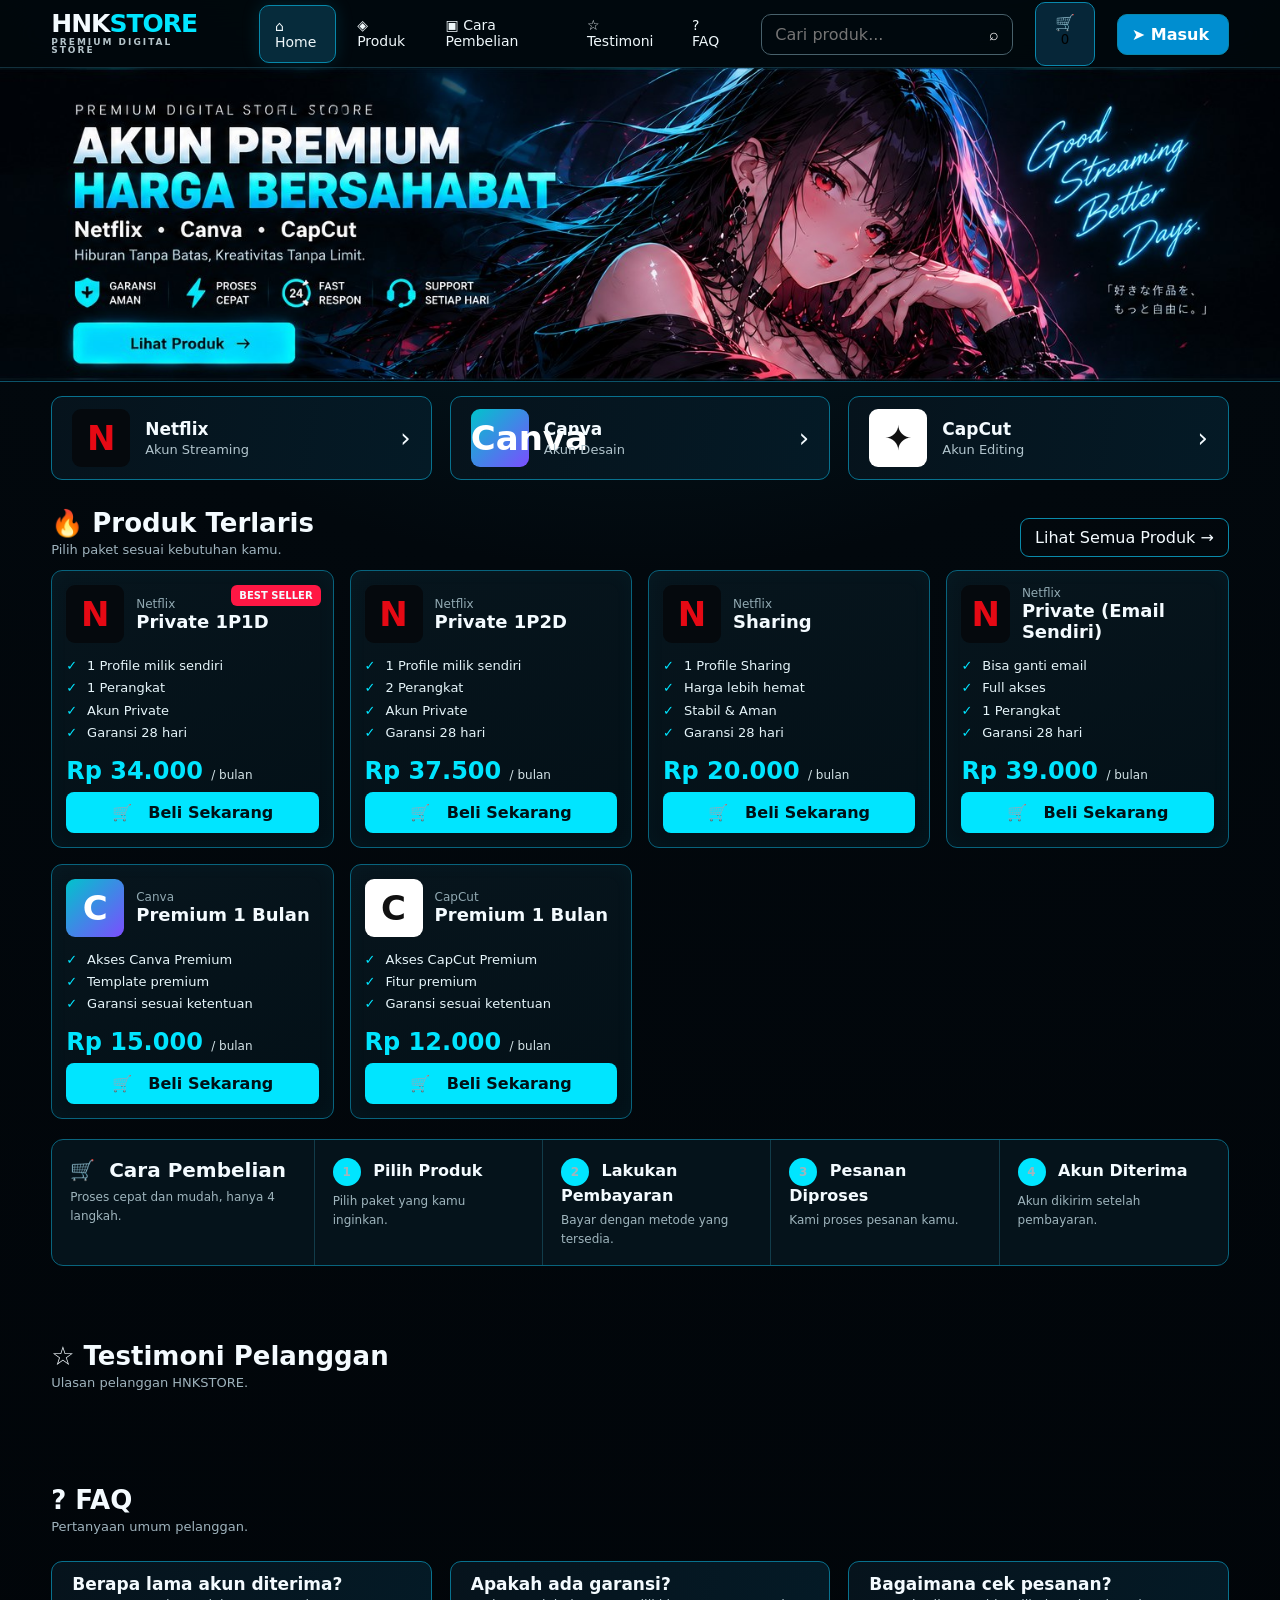
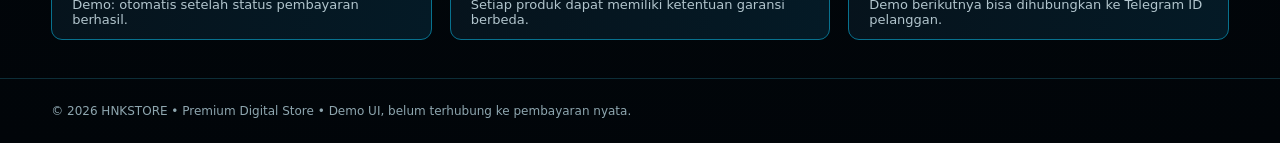
<file: site/index.html>
<!doctype html><html lang="id"><head><meta charset="utf-8"><meta name="viewport" content="width=device-width,initial-scale=1">
<title>HNKSTORE — Premium Digital Store</title><link rel="stylesheet" href="style.css"></head><body>
<header class="topbar"><div class="container nav">
<a class="brand" href="#">HNK<span>STORE</span><small>PREMIUM DIGITAL STORE</small></a>
<nav class="navlinks"><a class="active" href="#">⌂ Home</a><a href="#produk">◈ Produk</a><a href="#cara">▣ Cara Pembelian</a><a href="#testimoni">☆ Testimoni</a><a href="#faq">? FAQ</a></nav>
<div class="search"><input id="search" placeholder="Cari produk..."><button>⌕</button></div><button class="cart">🛒 <sup>0</sup></button><a class="login" href="admin.html">➤ Masuk</a>
</div></header>
<main>
<section class="hero"><a href="#produk"><img src="assets/hero-demo.jpg" alt="Banner promo HNKSTORE"></a></section>
<div class="container">
<section id="categoryRow" class="category-row"></section>
<section id="produk"><div class="section-head"><div><h2>🔥 Produk Terlaris</h2><p>Pilih paket sesuai kebutuhan kamu.</p></div><a class="viewall" href="#produk">Lihat Semua Produk →</a></div><div id="productGrid" class="products"></div></section>
<section id="cara" class="steps">
<div class="step"><strong style="font-size:20px">🛒 &nbsp;Cara Pembelian</strong><span>Proses cepat dan mudah, hanya 4 langkah.</span></div>
<div class="step"><strong><span class="stepnum">1</span> Pilih Produk</strong><span>Pilih paket yang kamu inginkan.</span></div>
<div class="step"><strong><span class="stepnum">2</span> Lakukan Pembayaran</strong><span>Bayar dengan metode yang tersedia.</span></div>
<div class="step"><strong><span class="stepnum">3</span> Pesanan Diproses</strong><span>Kami proses pesanan kamu.</span></div>
<div class="step"><strong><span class="stepnum">4</span> Akun Diterima</strong><span>Akun dikirim setelah pembayaran.</span></div>
</section>
<section id="testimoni" style="padding:10px 0 30px"><div class="section-head"><div><h2>☆ Testimoni Pelanggan</h2><p>Ulasan pelanggan HNKSTORE.</p></div></div><div id="testimonialGrid" class="category-row"></div></section>
<section id="faq" style="padding:10px 0 30px"><div class="section-head"><div><h2>? FAQ</h2><p>Pertanyaan umum pelanggan.</p></div></div><div class="category-row">
<div class="category"><div class="grow"><h3>Berapa lama akun diterima?</h3><p>Demo: otomatis setelah status pembayaran berhasil.</p></div></div>
<div class="category"><div class="grow"><h3>Apakah ada garansi?</h3><p>Setiap produk dapat memiliki ketentuan garansi berbeda.</p></div></div>
<div class="category"><div class="grow"><h3>Bagaimana cek pesanan?</h3><p>Demo berikutnya bisa dihubungkan ke Telegram ID pelanggan.</p></div></div>
</div></section>
</div></main>
<footer><div class="container">© 2026 HNKSTORE • Premium Digital Store • Demo UI, belum terhubung ke pembayaran nyata.</div></footer>
<div id="buyModal" class="modal"><div class="modalbox"><h2 id="modalTitle">Checkout</h2><div class="field"><label>Produk</label><input id="modalProduct" readonly></div><div class="field"><label>Jumlah</label><input id="qty" type="number" min="1" value="1"></div><div class="field"><label>Total</label><div id="modalPrice" style="font-size:24px;color:var(--cyan);font-weight:900"></div></div><div class="modal-actions"><button class="ghost" onclick="closeModal()">Batal</button><button class="buy" onclick="checkoutDemo()">Buat Pesanan Demo</button></div></div></div>
<div id="toast" class="toast"></div>
<script>const __SEED__={"products": [{"id": "netflix-1p1d", "category": "Netflix", "name": "Private 1P1D", "price": 34000, "desc": "1 Profile milik sendiri • 1 Perangkat • Akun Private • Garansi 28 hari", "status": "Aktif", "stock": 8, "logo": "N", "accent": "red"}, {"id": "netflix-1p2d", "category": "Netflix", "name": "Private 1P2D", "price": 37500, "desc": "1 Profile milik sendiri • 2 Perangkat • Akun Private • Garansi 28 hari", "status": "Aktif", "stock": 5, "logo": "N", "accent": "red"}, {"id": "netflix-sharing", "category": "Netflix", "name": "Sharing", "price": 20000, "desc": "1 Profile Sharing • Harga lebih hemat • Stabil & Aman • Garansi 28 hari", "status": "Aktif", "stock": 14, "logo": "N", "accent": "red"}, {"id": "netflix-email", "category": "Netflix", "name": "Private (Email Sendiri)", "price": 39000, "desc": "Bisa ganti email • Full akses • 1 Perangkat • Garansi 28 hari", "status": "Aktif", "stock": 3, "logo": "N", "accent": "red"}, {"id": "canva-premium", "category": "Canva", "name": "Premium 1 Bulan", "price": 15000, "desc": "Akses Canva Premium • Template premium • Garansi sesuai ketentuan", "status": "Aktif", "stock": 12, "logo": "C", "accent": "cyan"}, {"id": "capcut-premium", "category": "CapCut", "name": "Premium 1 Bulan", "price": 12000, "desc": "Akses CapCut Premium • Fitur premium • Garansi sesuai ketentuan", "status": "Aktif", "stock": 9, "logo": "C", "accent": "cyan"}], "orders": [{"id": "HNK-DEMO-001", "buyer": "@demo_user", "product": "Netflix Private 1P1D", "qty": 1, "total": 34000, "status": "Lunas", "date": "27 Sep 2026 14:42"}, {"id": "HNK-DEMO-002", "buyer": "@hana_demo", "product": "Canva Premium 1 Bulan", "qty": 1, "total": 15000, "status": "Menunggu", "date": "27 Sep 2026 14:36"}, {"id": "HNK-DEMO-003", "buyer": "@rio_store", "product": "Netflix Sharing", "qty": 2, "total": 40000, "status": "Lunas", "date": "27 Sep 2026 14:21"}], "buyers": [{"id": "940859227", "username": "@hanchan2", "transactions": 3, "spent": 94000}, {"id": "100238901", "username": "@demo_user", "transactions": 1, "spent": 34000}, {"id": "100238902", "username": "@hana_demo", "transactions": 1, "spent": 15000}], "banners": [{"id": "banner-1", "name": "Promo Utama", "title": "AKUN PREMIUM HARGA BERSAHABAT", "target": "#produk", "active": true, "image": "assets/hero-demo.jpg"}], "settings": {"storeName": "HNKSTORE", "adminName": "HNKSTORE Admin", "telegram": "@hanstorebot", "payment": "NORTH QRIS"}};</script><script>
const KEY="hnkstore_demo_state";
const seed=__SEED__;
function state(){let s=localStorage.getItem(KEY);if(!s){localStorage.setItem(KEY,JSON.stringify(seed));return structuredClone(seed)}return JSON.parse(s)}
function save(s){localStorage.setItem(KEY,JSON.stringify(s))}
const money=n=>"Rp "+Number(n).toLocaleString("id-ID");
const esc=s=>String(s).replace(/[&<>"']/g,m=>({"&":"&amp;","<":"&lt;",">":"&gt;",'"':"&quot;","'":"&#039;"}[m]));
function logo(p){return p.logoImage
 ? `<div class="logo custom-logo"><img src="${p.logoImage}" alt="${esc(p.category)}"></div>`
 : `<div class="logo ${p.category==='Netflix'?'net':p.category==='Canva'?'canva':'capcut'}">${p.logo}</div>`}
function renderProducts(filter=""){
 const s=state(); const arr=s.products.filter(p=>(p.status==="Aktif") && (!filter || (p.name+" "+p.category).toLowerCase().includes(filter.toLowerCase())));
 document.querySelector("#productGrid").innerHTML=arr.map((p,i)=>`
 <article class="card" id="${p.id}">${i===0&&!filter?'<div class="badge">BEST SELLER</div>':''}
  <div class="cardtop">${logo(p)}<div><div style="font-size:12px;color:#91a9b2">${esc(p.category)}</div><h3>${esc(p.name)}</h3></div></div>
  <ul class="features">${p.desc.split("•").map(x=>`<li>${esc(x.trim())}</li>`).join("")}</ul>
  <div class="price">${money(p.price)} <small>/ bulan</small></div>
  <button class="buy" onclick="buy('${p.id}')">🛒 &nbsp; Beli Sekarang</button>
 </article>`).join("") || `<div style="grid-column:1/-1;color:#9fb3bd;padding:30px;text-align:center">Produk tidak ditemukan.</div>`;
}
function renderCategories(){
 const s=state(); const cats=[["Netflix","Akun Streaming","N"],["Canva","Akun Desain","C"],["CapCut","Akun Editing","C"]];
 document.querySelector("#categoryRow").innerHTML=cats.map(c=>`<a class="category" href="#produk" onclick="filterCat('${c[0]}')">${c[2]==="N"?'<div class="logo net">N</div>':c[0]==="Canva"?'<div class="logo canva">Canva</div>':'<div class="logo capcut">✦</div>'}<div class="grow"><h3>${c[0]}</h3><p>${c[1]}</p></div><div class="arrow">›</div></a>`).join("");
}
function renderTestimonials(){
 const s=state();
 document.querySelector("#testimonialGrid").innerHTML=s.testimonials.length ? s.testimonials.map(t=>`
 <div class="category"><div class="grow"><h3>${esc(t.name)}</h3><p class="stars">${"★".repeat(Math.max(1,Math.min(5,t.rating)))}<span>${"★".repeat(5-Math.max(1,Math.min(5,t.rating)))}</span></p><p>“${esc(t.text)}”</p></div></div>`).join("") :
 `<div style="grid-column:1/-1;color:#9fb3bd;padding:20px;text-align:center">Belum ada testimoni.</div>`;
}
function filterCat(cat){document.querySelector("#search").value=cat;renderProducts(cat);document.querySelector("#produk").scrollIntoView()}
function buy(id){const p=state().products.find(x=>x.id===id);if(!p)return;document.querySelector("#modalTitle").textContent=p.category+" "+p.name;document.querySelector("#modalProduct").value=p.id;document.querySelector("#modalPrice").textContent=money(p.price);document.querySelector("#qty").value=1;document.querySelector("#buyModal").classList.add("show")}
function closeModal(){document.querySelector("#buyModal").classList.remove("show")}
function checkoutDemo(){const s=state();const id=document.querySelector("#modalProduct").value;const p=s.products.find(x=>x.id===id);const q=Math.max(1,parseInt(document.querySelector("#qty").value||1));if(q>p.stock){alert("Stok demo tidak mencukupi.");return}const o={id:"HNK-DEMO-"+Date.now().toString().slice(-6),buyer:"Guest Website",product:p.category+" "+p.name,qty:q,total:p.price*q,status:"Menunggu",date:new Date().toLocaleString("id-ID")};s.orders.unshift(o);save(s);closeModal();toast("Checkout demo dibuat. Status: Menunggu.");}
function toast(t){const x=document.querySelector("#toast");x.textContent=t;x.classList.add("show");setTimeout(()=>x.classList.remove("show"),2500)}
document.querySelector("#search").addEventListener("input",e=>renderProducts(e.target.value));
renderCategories();renderProducts();renderTestimonials();
</script></body></html>
</file>
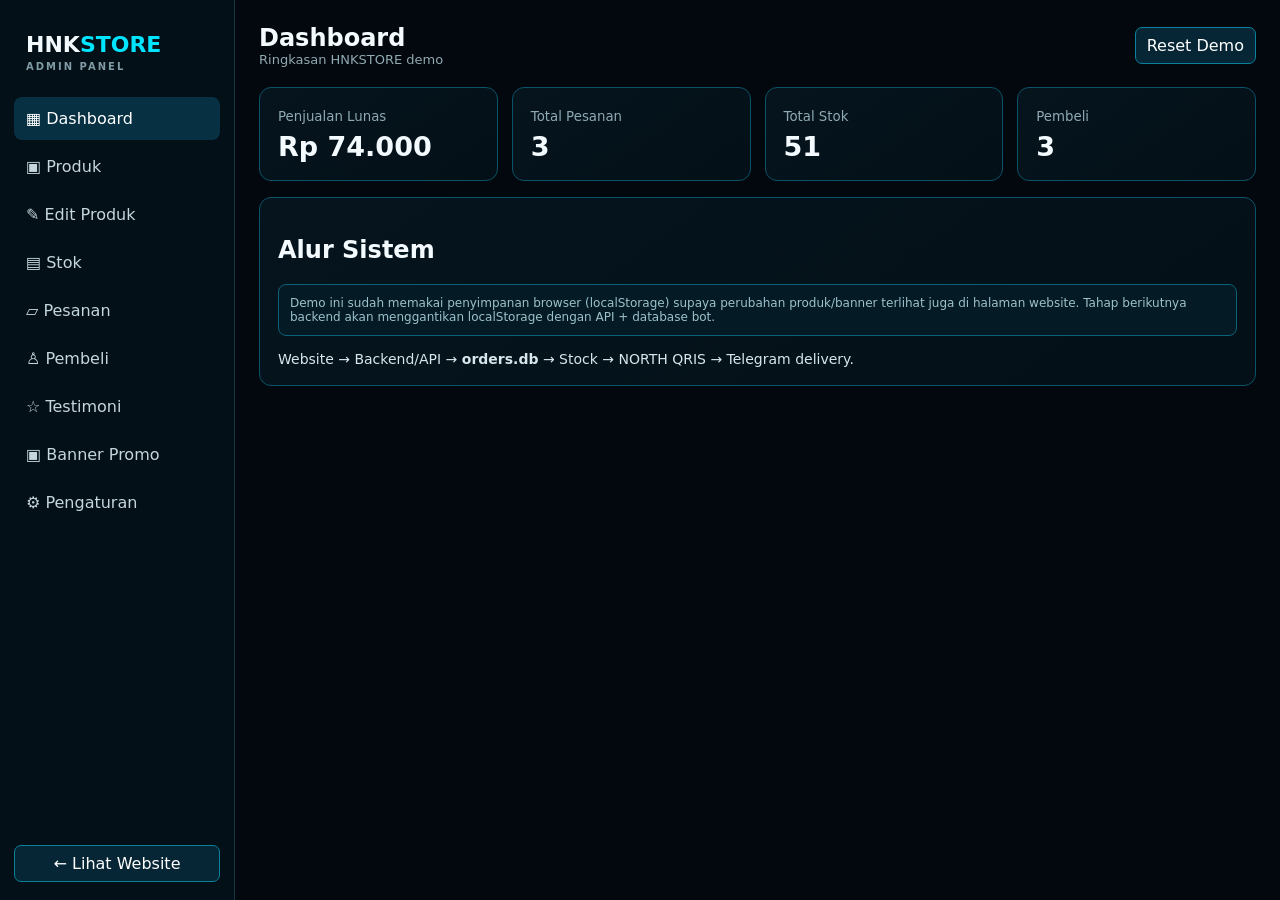
<file: site/admin.html>
<!doctype html><html lang="id"><head><meta charset="utf-8"><meta name="viewport" content="width=device-width,initial-scale=1"><title>HNKSTORE Admin Panel</title><link rel="stylesheet" href="style.css"><style>
:root{
  --bg:#02080d;--panel:#06131c;--panel2:#081c28;--line:#087c9c;--cyan:#00e5ff;
  --cyan2:#13bfe4;--text:#f4fbff;--muted:#9cb1bc;--red:#ff1744;--green:#35e08a;
}
*{box-sizing:border-box}html{scroll-behavior:smooth}body{margin:0;background:
radial-gradient(circle at 50% -20%,#073344 0,#02080d 42%,#010509 100%);color:var(--text);
font-family:Inter,ui-sans-serif,system-ui,-apple-system,Segoe UI,Roboto,Arial,sans-serif}
a{color:inherit;text-decoration:none}button,input,select,textarea{font:inherit}
.container{width:min(1380px,92%);margin:auto}.topbar{height:68px;border-bottom:1px solid #12313d;
background:rgba(1,7,11,.92);backdrop-filter:blur(16px);position:sticky;top:0;z-index:20}
.nav{height:68px;display:flex;align-items:center;gap:22px}.brand{font-weight:900;font-size:25px;line-height:.85;letter-spacing:-1px}
.brand span{color:var(--cyan)}.brand small{display:block;font-size:9px;color:#b4c4ca;letter-spacing:2px;margin-top:5px}
.navlinks{display:flex;gap:6px;margin-left:36px}.navlinks a{padding:12px 15px;border-radius:10px;color:#eef7fa;font-size:14px}
.navlinks a:hover,.navlinks a.active{background:#062b3b;box-shadow:0 0 18px #008fb333;border:1px solid #0788aa}
.search{margin-left:auto;display:flex;align-items:center;border:1px solid #48616b;border-radius:10px;overflow:hidden;width:285px}
.search input{width:100%;background:transparent;border:0;outline:0;color:white;padding:10px 13px}.search button{background:none;border:0;color:white;padding:0 13px}
.cart,.login{border:1px solid #0988ad;background:#062638;border-radius:10px;padding:10px 14px}.login{background:#008ed0;color:#fff;min-width:112px;font-weight:700}
.hero{margin-top:0;border-bottom:1px solid #0c5369}.hero img{width:100%;height:auto;display:block;max-height:385px;object-fit:cover}
.category-row{display:grid;grid-template-columns:repeat(3,1fr);gap:18px;padding:14px 0 8px}
.category{border:1px solid #08718e;background:linear-gradient(100deg,#06131c,#041a26);border-radius:11px;padding:12px 20px;display:flex;align-items:center;gap:15px;transition:.2s}
.category:hover{transform:translateY(-2px);box-shadow:0 0 22px #00d9ff1f}.logo{width:58px;height:58px;border-radius:9px;display:grid;place-items:center;background:#05090d;font-weight:900;font-size:34px}
.logo.net{color:#e50914}.logo.canva{color:#fff;background:linear-gradient(135deg,#00c4cc,#7c4dff)}.logo.capcut{color:#111;background:#fff}
.category .grow{flex:1}.category h3{margin:0 0 3px;font-size:17px}.category p{margin:0;color:#b2c5cd;font-size:13px}.arrow{font-size:26px}
.section-head{display:flex;justify-content:space-between;align-items:end;margin:20px 0 13px}.section-head h2{margin:0;font-size:26px}.section-head p{margin:4px 0 0;color:#9fb3bd;font-size:13px}.viewall{border:1px solid #0a8aaa;padding:9px 14px;border-radius:9px}
.products{display:grid;grid-template-columns:repeat(4,1fr);gap:16px}.card{border:1px solid #08637d;background:linear-gradient(160deg,#07151d,#031017);border-radius:11px;padding:14px;position:relative;box-shadow:inset 0 0 20px #00a9d10a}
.cardtop{display:flex;gap:12px;align-items:center}.card h3{margin:0;font-size:18px}.card .variant{font-size:19px;font-weight:800;margin-top:2px}.badge{position:absolute;right:12px;top:14px;background:var(--red);padding:5px 8px;border-radius:6px;font-size:10px;font-weight:900}
.features{list-style:none;padding:12px 0 6px;margin:0;color:#e6f5fa;font-size:13px;line-height:1.7}.features li:before{content:"✓";color:var(--cyan);font-weight:900;margin-right:10px}.price{font-size:24px;font-weight:900;color:var(--cyan);margin:7px 0}.price small{font-size:12px;color:#d4e3e7;font-weight:500}
.buy{width:100%;border:0;border-radius:8px;padding:11px;background:var(--cyan);color:#001016;font-weight:900;cursor:pointer}.buy:hover{filter:brightness(1.08)}
.steps{display:grid;grid-template-columns:1.15fr repeat(4,1fr);margin:20px 0 45px;border:1px solid #09647d;background:#05131b;border-radius:12px;overflow:hidden}.step{padding:18px;border-right:1px solid #123c4a}.step:last-child{border-right:0}.step strong{display:block;margin-bottom:4px}.step span{font-size:12px;color:#9fb5bd}.stepnum{display:inline-grid;place-items:center;width:28px;height:28px;border-radius:50%;background:var(--cyan);color:#001016;font-weight:900;margin-right:7px}
footer{border-top:1px solid #0d2e38;padding:25px 0;color:#8ea6af;font-size:12px}
.modal{position:fixed;inset:0;background:#0009;display:none;place-items:center;z-index:50;padding:20px}.modal.show{display:grid}.modalbox{width:min(520px,100%);background:#06151e;border:1px solid #0791b4;border-radius:15px;padding:22px;box-shadow:0 0 50px #00cfff20}.modalbox h2{margin-top:0}.field{margin:12px 0}.field label{display:block;color:#9fb8c2;font-size:12px;margin-bottom:6px}.field input,.field textarea,.field select{width:100%;padding:11px;border-radius:8px;border:1px solid #24434d;background:#02090d;color:white;outline:0}.modal-actions{display:flex;gap:8px;justify-content:flex-end;margin-top:18px}.ghost{background:transparent;border:1px solid #31505a;color:white;border-radius:8px;padding:10px 14px}
.toast{position:fixed;right:20px;bottom:20px;background:#062533;border:1px solid #0b9abc;padding:12px 16px;border-radius:10px;display:none;z-index:80}.toast.show{display:block}
@media(max-width:1000px){.navlinks{display:none}.search{width:220px}.products{grid-template-columns:repeat(2,1fr)}.category-row{grid-template-columns:1fr}.steps{grid-template-columns:1fr 1fr}}
@media(max-width:620px){.search{display:none}.products{grid-template-columns:1fr}.steps{grid-template-columns:1fr}.step{border-right:0;border-bottom:1px solid #123c4a}.brand{font-size:21px}.container{width:94%}}

body.adminbody{background:#02080d}.adminwrap{display:grid;grid-template-columns:235px 1fr;min-height:100vh}.sidebar{background:#031018;border-right:1px solid #123844;padding:22px 14px;position:sticky;top:0;height:100vh}.sidebrand{font-size:22px;font-weight:900;padding:10px 12px 25px}.sidebrand span{color:var(--cyan)}.menu{display:grid;gap:5px}.menu button{border:0;background:transparent;color:#c5d6dc;text-align:left;padding:12px;border-radius:8px;cursor:pointer}.menu button:hover,.menu button.active{background:#073043;color:white}.mainadmin{padding:24px;max-width:1450px;width:100%}.adminhead{display:flex;justify-content:space-between;align-items:center;margin-bottom:20px}.adminhead h1{margin:0}.stats{display:grid;grid-template-columns:repeat(4,1fr);gap:14px}.stat,.panel{background:linear-gradient(145deg,#06141d,#031018);border:1px solid #0a5368;border-radius:12px;padding:18px}.stat small{color:#8faab4}.stat b{display:block;font-size:27px;margin-top:6px}.adminsection{display:none}.adminsection.active{display:block}.tablewrap{overflow:auto;border:1px solid #123d49;border-radius:10px}.table{width:100%;border-collapse:collapse;min-width:720px}.table th,.table td{padding:12px;border-bottom:1px solid #12333d;text-align:left;font-size:13px}.table th{color:#86aab6;background:#061821}.pill{padding:4px 8px;border-radius:20px;font-size:11px;background:#17323d}.pill.green{color:#6dffb0;background:#073021}.pill.yellow{color:#ffe58a;background:#332c08}.adminbtn{border:1px solid #0a829e;background:#062635;color:white;padding:8px 11px;border-radius:7px;cursor:pointer}.adminbtn.primary{background:var(--cyan);color:#001016;border:0;font-weight:800}.formgrid{display:grid;grid-template-columns:1fr 1fr;gap:12px}.full{grid-column:1/-1}.bannerlist{display:grid;gap:12px}.banneritem{display:flex;gap:15px;align-items:center;border:1px solid #17424e;background:#06131b;border-radius:10px;padding:10px}.banneritem img{width:220px;height:75px;object-fit:cover;border-radius:7px}.admininput{width:100%;padding:10px;border-radius:7px;border:1px solid #234652;background:#02090d;color:white}.notice{padding:11px;border:1px solid #0a6179;background:#041b25;border-radius:8px;color:#9dc1cb;font-size:12px;margin-bottom:15px}
@media(max-width:900px){.adminwrap{grid-template-columns:1fr}.sidebar{height:auto;position:relative}.stats{grid-template-columns:1fr 1fr}.menu{grid-template-columns:repeat(3,1fr)}.formgrid{grid-template-columns:1fr}}
</style></head><body class="adminbody">
<div class="adminwrap"><aside class="sidebar"><div class="sidebrand">HNK<span>STORE</span><div style="font-size:10px;color:#819ba5;letter-spacing:2px;margin-top:4px">ADMIN PANEL</div></div>
<div class="menu">
<button class="active" onclick="section('dashboard',this)">▦ Dashboard</button>
<button onclick="section('produk',this)">▣ Produk</button>
<button id="editMenu" onclick="section('editProduk',this)">✎ Edit Produk</button>
<button onclick="section('stok',this)">▤ Stok</button>
<button onclick="section('pesanan',this)">▱ Pesanan</button>
<button onclick="section('pembeli',this)">♙ Pembeli</button>
<button onclick="section('testimoniAdmin',this)">☆ Testimoni</button>
<button onclick="section('banner',this)">▣ Banner Promo</button>
<button onclick="section('pengaturan',this)">⚙ Pengaturan</button>
</div><div style="position:absolute;bottom:18px;left:14px;right:14px"><a class="adminbtn" style="display:block;text-align:center" href="index.html">← Lihat Website</a></div></aside>
<main class="mainadmin">
<section id="dashboard" class="adminsection active"><div class="adminhead"><div><h1>Dashboard</h1><div style="color:#91aab3;font-size:13px">Ringkasan HNKSTORE demo</div></div><button class="adminbtn" onclick="resetDemo()">Reset Demo</button></div>
<div class="stats"><div class="stat"><small>Penjualan Lunas</small><b id="statSales">Rp 0</b></div><div class="stat"><small>Total Pesanan</small><b id="statOrders">0</b></div><div class="stat"><small>Total Stok</small><b id="statStock">0</b></div><div class="stat"><small>Pembeli</small><b id="statBuyers">0</b></div></div>
<div class="panel" style="margin-top:16px"><h2>Alur Sistem</h2><div class="notice">Demo ini sudah memakai penyimpanan browser (localStorage) supaya perubahan produk/banner terlihat juga di halaman website. Tahap berikutnya backend akan menggantikan localStorage dengan API + database bot.</div><div style="font-size:14px;color:#d5e7eb">Website → Backend/API → <b>orders.db</b> → Stock → NORTH QRIS → Telegram delivery.</div></div></section>

<section id="produk" class="adminsection"><div class="adminhead"><div><h1>Produk</h1><div style="color:#91aab3;font-size:13px">Kelola nama, harga, deskripsi, stok, dan status.</div></div></div><div class="tablewrap"><table class="table"><thead><tr><th>Kategori</th><th>Produk</th><th>Harga</th><th>Stok</th><th>Status</th><th>Aksi</th></tr></thead><tbody id="productTable"></tbody></table></div></section>

<section id="editProduk" class="adminsection"><div class="adminhead"><div><h1>Edit Produk</h1><div style="color:#91aab3;font-size:13px">Tidak ada background character per produk.</div></div></div><div class="panel"><div class="formgrid"><div class="field full"><label>ID Produk</label><input class="admininput" id="editId" readonly></div><div class="field"><label>Nama</label><input class="admininput" id="editName"></div><div class="field"><label>Harga</label><input class="admininput" id="editPrice" type="number"></div><div class="field"><label>Logo Produk</label><input class="admininput" id="editLogoFile" type="file" accept="image/*"><small style="color:#8eaab4">Upload logo sendiri. Kosongkan jika tetap memakai logo default.</small></div><div class="field full"><label>Deskripsi</label><textarea class="admininput" id="editDesc" rows="3"></textarea></div><div class="field"><label>Stok</label><input class="admininput" id="editStock" type="number"></div><div class="field"><label>Status</label><select class="admininput" id="editStatus"><option>Aktif</option><option>Nonaktif</option></select></div></div><button class="adminbtn primary" onclick="saveProduct()">Simpan Produk</button></div></section>

<section id="stok" class="adminsection"><div class="adminhead"><div><h1>Stok</h1><div style="color:#91aab3;font-size:13px">Demo stok per variasi.</div></div></div><div class="tablewrap"><table class="table"><thead><tr><th>Kategori</th><th>Produk</th><th>Stok</th><th>Aksi</th></tr></thead><tbody id="stockTable"></tbody></table></div></section>

<section id="pesanan" class="adminsection"><div class="adminhead"><div><h1>Pesanan</h1><div style="color:#91aab3;font-size:13px">Pesanan dari website/bot.</div></div></div><div class="tablewrap"><table class="table"><thead><tr><th>Order</th><th>Pembeli</th><th>Produk</th><th>Qty</th><th>Total</th><th>Status</th><th>Waktu</th></tr></thead><tbody id="orderTable"></tbody></table></div></section>

<section id="pembeli" class="adminsection"><div class="adminhead"><div><h1>Pembeli</h1><div style="color:#91aab3;font-size:13px">Telegram ID, username, transaksi.</div></div></div><div class="tablewrap"><table class="table"><thead><tr><th>Telegram ID</th><th>Username</th><th>Transaksi</th><th>Total Belanja</th></tr></thead><tbody id="buyerTable"></tbody></table></div></section>


<section id="testimoniAdmin" class="adminsection"><div class="adminhead"><div><h1>Testimoni</h1><div style="color:#91aab3;font-size:13px">Tambah ulasan dengan rating 1–5 bintang. Testimoni bisa dihapus kapan saja.</div></div></div>
<div class="panel"><form id="testimonialForm" onsubmit="addTestimonial(event)"><div class="formgrid">
<div class="field"><label>Nama / Username</label><input class="admininput" id="testName" required placeholder="@username"></div>
<div class="field"><label>Rating</label><select class="admininput" id="testRating"><option value="5">★★★★★ — 5</option><option value="4">★★★★☆ — 4</option><option value="3">★★★☆☆ — 3</option><option value="2">★★☆☆☆ — 2</option><option value="1">★☆☆☆☆ — 1</option></select></div>
<div class="field full"><label>Testimoni</label><textarea class="admininput" id="testText" rows="3" required placeholder="Tulis testimoni pelanggan..."></textarea></div>
</div><button class="adminbtn primary">+ Tambah Testimoni</button></form></div>
<div class="tablewrap" style="margin-top:14px"><table class="table"><thead><tr><th>Pelanggan</th><th>Rating</th><th>Testimoni</th><th>Aksi</th></tr></thead><tbody id="testimonialTable"></tbody></table></div>
</section>
<section id="banner" class="adminsection"><div class="adminhead"><div><h1>Banner Promo</h1><div style="color:#91aab3;font-size:13px">Character hanya di banner promo. Bisa diganti kapan saja.</div></div></div>
<div class="panel"><form id="bannerForm" onsubmit="addBanner(event)"><div class="formgrid"><div class="field"><label>Nama Banner</label><input class="admininput" id="bannerName" required placeholder="Promo September"></div><div class="field"><label>Judul</label><input class="admininput" id="bannerTitle" placeholder="Promo akun premium"></div><div class="field"><label>Target klik</label><input class="admininput" id="bannerTarget" value="#produk"></div><div class="field"><label>Gambar Banner</label><input class="admininput" id="bannerFile" type="file" accept="image/*"></div></div><button class="adminbtn primary">+ Tambah Banner</button></form></div>
<div class="bannerlist" id="bannerList" style="margin-top:14px"></div></section>

<section id="pengaturan" class="adminsection"><div class="adminhead"><div><h1>Pengaturan</h1><div style="color:#91aab3;font-size:13px">Contoh konfigurasi yang nanti masuk Environment Variables/backend.</div></div></div>
<div class="panel"><div class="formgrid"><div class="field"><label>Nama Toko</label><input class="admininput" value="HNKSTORE"></div><div class="field"><label>Telegram Bot</label><input class="admininput" value="@hanstorebot"></div><div class="field"><label>Payment Gateway</label><input class="admininput" value="NORTH QRIS"></div><div class="field"><label>Domain</label><input class="admininput" value="https://domain-kamu.com"></div></div><div class="notice">API key, BOT_TOKEN, dan secret payment tidak ditaruh di frontend. Nanti disimpan sebagai Environment Variables di RamNaym Cloud.</div></div></section>
</main></div>
<script>const __SEED__={"products": [{"id": "netflix-1p1d", "category": "Netflix", "name": "Private 1P1D", "price": 34000, "desc": "1 Profile milik sendiri • 1 Perangkat • Akun Private • Garansi 28 hari", "status": "Aktif", "stock": 8, "logo": "N", "accent": "red", "logoImage": ""}, {"id": "netflix-1p2d", "category": "Netflix", "name": "Private 1P2D", "price": 37500, "desc": "1 Profile milik sendiri • 2 Perangkat • Akun Private • Garansi 28 hari", "status": "Aktif", "stock": 5, "logo": "N", "accent": "red", "logoImage": ""}, {"id": "netflix-sharing", "category": "Netflix", "name": "Sharing", "price": 20000, "desc": "1 Profile Sharing • Harga lebih hemat • Stabil & Aman • Garansi 28 hari", "status": "Aktif", "stock": 14, "logo": "N", "accent": "red", "logoImage": ""}, {"id": "netflix-email", "category": "Netflix", "name": "Private (Email Sendiri)", "price": 39000, "desc": "Bisa ganti email • Full akses • 1 Perangkat • Garansi 28 hari", "status": "Aktif", "stock": 3, "logo": "N", "accent": "red", "logoImage": ""}, {"id": "canva-premium", "category": "Canva", "name": "Premium 1 Bulan", "price": 15000, "desc": "Akses Canva Premium • Template premium • Garansi sesuai ketentuan", "status": "Aktif", "stock": 12, "logo": "C", "accent": "cyan", "logoImage": ""}, {"id": "capcut-premium", "category": "CapCut", "name": "Premium 1 Bulan", "price": 12000, "desc": "Akses CapCut Premium • Fitur premium • Garansi sesuai ketentuan", "status": "Aktif", "stock": 9, "logo": "C", "accent": "cyan", "logoImage": ""}], "orders": [{"id": "HNK-DEMO-001", "buyer": "@demo_user", "product": "Netflix Private 1P1D", "qty": 1, "total": 34000, "status": "Lunas", "date": "27 Sep 2026 14:42"}, {"id": "HNK-DEMO-002", "buyer": "@hana_demo", "product": "Canva Premium 1 Bulan", "qty": 1, "total": 15000, "status": "Menunggu", "date": "27 Sep 2026 14:36"}, {"id": "HNK-DEMO-003", "buyer": "@rio_store", "product": "Netflix Sharing", "qty": 2, "total": 40000, "status": "Lunas", "date": "27 Sep 2026 14:21"}], "buyers": [{"id": "940859227", "username": "@hanchan2", "transactions": 3, "spent": 94000}, {"id": "100238901", "username": "@demo_user", "transactions": 1, "spent": 34000}, {"id": "100238902", "username": "@hana_demo", "transactions": 1, "spent": 15000}], "banners": [{"id": "banner-1", "name": "Promo Utama", "title": "AKUN PREMIUM HARGA BERSAHABAT", "target": "#produk", "active": true, "image": "assets/hero-demo.jpg"}], "settings": {"storeName": "HNKSTORE", "adminName": "HNKSTORE Admin", "telegram": "@hanstorebot", "payment": "NORTH QRIS"}, "testimonials": [{"id": "t1", "name": "@demo_user", "rating": 5, "text": "Proses cepat, akun langsung masuk."}, {"id": "t2", "name": "@hana_demo", "rating": 5, "text": "Pembayaran gampang dan respon cepat."}, {"id": "t3", "name": "@rio_store", "rating": 4, "text": "Sudah beberapa kali order, lancar."}]}</script><script>
const KEY="hnkstore_demo_state";
const seed=__SEED__;
function state(){let s=localStorage.getItem(KEY);if(!s){localStorage.setItem(KEY,JSON.stringify(seed));return structuredClone(seed)}return JSON.parse(s)}
function save(s){localStorage.setItem(KEY,JSON.stringify(s));render()}
const money=n=>"Rp "+Number(n).toLocaleString("id-ID");
function section(id,btn){document.querySelectorAll(".adminsection").forEach(x=>x.classList.remove("active"));document.querySelector("#"+id).classList.add("active");document.querySelectorAll(".menu button").forEach(x=>x.classList.remove("active"));btn?.classList.add("active")}
function render(){
 const s=state();const paid=s.orders.filter(x=>x.status==="Lunas");document.querySelector("#statSales").textContent=money(paid.reduce((a,x)=>a+x.total,0));document.querySelector("#statOrders").textContent=s.orders.length;document.querySelector("#statStock").textContent=s.products.reduce((a,x)=>a+x.stock,0);document.querySelector("#statBuyers").textContent=s.buyers.length;
 document.querySelector("#productTable").innerHTML=s.products.map(p=>`<tr><td>${p.category}</td><td><b>${p.name}</b><br><small>${p.desc}</small></td><td>${money(p.price)}</td><td>${p.stock}</td><td><span class="pill ${p.status==="Aktif"?"green":"yellow"}">${p.status}</span></td><td><button class="adminbtn" onclick="editProduct('${p.id}')">Edit</button></td></tr>`).join("");
 document.querySelector("#orderTable").innerHTML=s.orders.map(o=>`<tr><td>${o.id}</td><td>${o.buyer}</td><td>${o.product}</td><td>${o.qty}</td><td>${money(o.total)}</td><td><span class="pill ${o.status==="Lunas"?"green":"yellow"}">${o.status}</span></td><td>${o.date}</td></tr>`).join("");
 document.querySelector("#buyerTable").innerHTML=s.buyers.map(b=>`<tr><td>${b.id}</td><td>${b.username}</td><td>${b.transactions}</td><td>${money(b.spent)}</td></tr>`).join("");
 document.querySelector("#stockTable").innerHTML=s.products.map(p=>`<tr><td>${p.category}</td><td>${p.name}</td><td>${p.stock}</td><td><button class="adminbtn" onclick="stockAdjust('${p.id}',1)">+1</button> <button class="adminbtn" onclick="stockAdjust('${p.id}',-1)">-1</button></td></tr>`).join("");
 document.querySelector("#testimonialTable").innerHTML=s.testimonials.map(t=>`<tr><td>${t.name}</td><td><span class="stars">${"★".repeat(t.rating)}<span>${"★".repeat(5-t.rating)}</span></span></td><td>${t.text}</td><td><button class="adminbtn" onclick="deleteTestimonial('${t.id}')">Hapus</button></td></tr>`).join("") || `<tr><td colspan="4" style="text-align:center;color:#8faab4">Belum ada testimoni.</td></tr>`;
 document.querySelector("#bannerList").innerHTML=s.banners.map(b=>`<div class="banneritem"><img src="${b.image}" alt=""><div style="flex:1"><b>${b.name}</b><div style="font-size:12px;color:#9eb4bc">${b.title}</div><div style="margin-top:7px"><span class="pill ${b.active?"green":"yellow"}">${b.active?"Aktif":"Nonaktif"}</span> &nbsp; Target: ${b.target}</div></div><button class="adminbtn" onclick="toggleBanner('${b.id}')">Aktif/Nonaktif</button></div>`).join("");
}
function editProduct(id){const s=state(),p=s.products.find(x=>x.id===id);document.querySelector("#editId").value=p.id;document.querySelector("#editName").value=p.name;document.querySelector("#editPrice").value=p.price;document.querySelector("#editDesc").value=p.desc;document.querySelector("#editStock").value=p.stock;document.querySelector("#editStatus").value=p.status;document.querySelector("#editLogoFile").value="";section("editProduk",document.querySelector("#editMenu"))}
function saveProduct(){
 const s=state(),p=s.products.find(x=>x.id===document.querySelector("#editId").value);
 p.name=document.querySelector("#editName").value;p.price=+document.querySelector("#editPrice").value;
 p.desc=document.querySelector("#editDesc").value;p.stock=+document.querySelector("#editStock").value;
 p.status=document.querySelector("#editStatus").value;
 const file=document.querySelector("#editLogoFile").files[0];
 if(file){const r=new FileReader();r.onload=()=>{p.logoImage=r.result;save(s);alert("Produk dan logo berhasil disimpan di demo.")};r.readAsDataURL(file)}
 else {save(s);alert("Produk berhasil disimpan di demo.")}
}
function stockAdjust(id,n){const s=state(),p=s.products.find(x=>x.id===id);p.stock=Math.max(0,p.stock+n);save(s)}
function addTestimonial(e){e.preventDefault();const s=state();s.testimonials.unshift({id:"t-"+Date.now(),name:document.querySelector("#testName").value,rating:+document.querySelector("#testRating").value,text:document.querySelector("#testText").value});save(s);document.querySelector("#testimonialForm").reset();alert("Testimoni ditambahkan.");}
function deleteTestimonial(id){const s=state();const t=s.testimonials.find(x=>x.id===id);if(!t)return;if(confirm("Hapus testimoni ini dari website?")){s.testimonials=s.testimonials.filter(x=>x.id!==id);save(s);}}
function toggleBanner(id){const s=state(),b=s.banners.find(x=>x.id===id);b.active=!b.active;save(s)}
function addBanner(e){e.preventDefault();const file=document.querySelector("#bannerFile").files[0];const s=state();const b={id:"banner-"+Date.now(),name:document.querySelector("#bannerName").value,title:document.querySelector("#bannerTitle").value,target:document.querySelector("#bannerTarget").value,active:true,image:"assets/hero-demo.jpg"};if(file){const r=new FileReader();r.onload=()=>{b.image=r.result;s.banners.unshift(b);save(s);alert("Banner demo ditambahkan.");};r.readAsDataURL(file)}else{s.banners.unshift(b);save(s);alert("Banner demo ditambahkan.");}document.querySelector("#bannerForm").reset()}
function resetDemo(){if(confirm("Reset data demo ke awal?")){localStorage.removeItem(KEY);location.reload()}}
render();
</script></body></html>
</file>
<file: site/style.css>
:root{
  --bg:#02080d;--panel:#06131c;--panel2:#081c28;--line:#087c9c;--cyan:#00e5ff;
  --cyan2:#13bfe4;--text:#f4fbff;--muted:#9cb1bc;--red:#ff1744;--green:#35e08a;
}
*{box-sizing:border-box}html{scroll-behavior:smooth}body{margin:0;background:
radial-gradient(circle at 50% -20%,#073344 0,#02080d 42%,#010509 100%);color:var(--text);
font-family:Inter,ui-sans-serif,system-ui,-apple-system,Segoe UI,Roboto,Arial,sans-serif}
a{color:inherit;text-decoration:none}button,input,select,textarea{font:inherit}
.container{width:min(1380px,92%);margin:auto}.topbar{height:68px;border-bottom:1px solid #12313d;
background:rgba(1,7,11,.92);backdrop-filter:blur(16px);position:sticky;top:0;z-index:20}
.nav{height:68px;display:flex;align-items:center;gap:22px}.brand{font-weight:900;font-size:25px;line-height:.85;letter-spacing:-1px}
.brand span{color:var(--cyan)}.brand small{display:block;font-size:9px;color:#b4c4ca;letter-spacing:2px;margin-top:5px}
.navlinks{display:flex;gap:6px;margin-left:36px}.navlinks a{padding:12px 15px;border-radius:10px;color:#eef7fa;font-size:14px}
.navlinks a:hover,.navlinks a.active{background:#062b3b;box-shadow:0 0 18px #008fb333;border:1px solid #0788aa}
.search{margin-left:auto;display:flex;align-items:center;border:1px solid #48616b;border-radius:10px;overflow:hidden;width:285px}
.search input{width:100%;background:transparent;border:0;outline:0;color:white;padding:10px 13px}.search button{background:none;border:0;color:white;padding:0 13px}
.cart,.login{border:1px solid #0988ad;background:#062638;border-radius:10px;padding:10px 14px}.login{background:#008ed0;color:#fff;min-width:112px;font-weight:700}
.hero{margin-top:0;border-bottom:1px solid #0c5369}.hero img{width:100%;height:auto;display:block;max-height:385px;object-fit:cover}
.category-row{display:grid;grid-template-columns:repeat(3,1fr);gap:18px;padding:14px 0 8px}
.category{border:1px solid #08718e;background:linear-gradient(100deg,#06131c,#041a26);border-radius:11px;padding:12px 20px;display:flex;align-items:center;gap:15px;transition:.2s}
.category:hover{transform:translateY(-2px);box-shadow:0 0 22px #00d9ff1f}.logo{width:58px;height:58px;border-radius:9px;display:grid;place-items:center;background:#05090d;font-weight:900;font-size:34px}
.logo.net{color:#e50914}.logo.canva{color:#fff;background:linear-gradient(135deg,#00c4cc,#7c4dff)}.logo.capcut{color:#111;background:#fff}
.category .grow{flex:1}.category h3{margin:0 0 3px;font-size:17px}.category p{margin:0;color:#b2c5cd;font-size:13px}.arrow{font-size:26px}
.section-head{display:flex;justify-content:space-between;align-items:end;margin:20px 0 13px}.section-head h2{margin:0;font-size:26px}.section-head p{margin:4px 0 0;color:#9fb3bd;font-size:13px}.viewall{border:1px solid #0a8aaa;padding:9px 14px;border-radius:9px}
.products{display:grid;grid-template-columns:repeat(4,1fr);gap:16px}.card{border:1px solid #08637d;background:linear-gradient(160deg,#07151d,#031017);border-radius:11px;padding:14px;position:relative;box-shadow:inset 0 0 20px #00a9d10a}
.cardtop{display:flex;gap:12px;align-items:center}.card h3{margin:0;font-size:18px}.card .variant{font-size:19px;font-weight:800;margin-top:2px}.badge{position:absolute;right:12px;top:14px;background:var(--red);padding:5px 8px;border-radius:6px;font-size:10px;font-weight:900}
.features{list-style:none;padding:12px 0 6px;margin:0;color:#e6f5fa;font-size:13px;line-height:1.7}.features li:before{content:"✓";color:var(--cyan);font-weight:900;margin-right:10px}.price{font-size:24px;font-weight:900;color:var(--cyan);margin:7px 0}.price small{font-size:12px;color:#d4e3e7;font-weight:500}
.buy{width:100%;border:0;border-radius:8px;padding:11px;background:var(--cyan);color:#001016;font-weight:900;cursor:pointer}.buy:hover{filter:brightness(1.08)}
.steps{display:grid;grid-template-columns:1.15fr repeat(4,1fr);margin:20px 0 45px;border:1px solid #09647d;background:#05131b;border-radius:12px;overflow:hidden}.step{padding:18px;border-right:1px solid #123c4a}.step:last-child{border-right:0}.step strong{display:block;margin-bottom:4px}.step span{font-size:12px;color:#9fb5bd}.stepnum{display:inline-grid;place-items:center;width:28px;height:28px;border-radius:50%;background:var(--cyan);color:#001016;font-weight:900;margin-right:7px}
footer{border-top:1px solid #0d2e38;padding:25px 0;color:#8ea6af;font-size:12px}
.modal{position:fixed;inset:0;background:#0009;display:none;place-items:center;z-index:50;padding:20px}.modal.show{display:grid}.modalbox{width:min(520px,100%);background:#06151e;border:1px solid #0791b4;border-radius:15px;padding:22px;box-shadow:0 0 50px #00cfff20}.modalbox h2{margin-top:0}.field{margin:12px 0}.field label{display:block;color:#9fb8c2;font-size:12px;margin-bottom:6px}.field input,.field textarea,.field select{width:100%;padding:11px;border-radius:8px;border:1px solid #24434d;background:#02090d;color:white;outline:0}.modal-actions{display:flex;gap:8px;justify-content:flex-end;margin-top:18px}.ghost{background:transparent;border:1px solid #31505a;color:white;border-radius:8px;padding:10px 14px}
.toast{position:fixed;right:20px;bottom:20px;background:#062533;border:1px solid #0b9abc;padding:12px 16px;border-radius:10px;display:none;z-index:80}.toast.show{display:block}
@media(max-width:1000px){.navlinks{display:none}.search{width:220px}.products{grid-template-columns:repeat(2,1fr)}.category-row{grid-template-columns:1fr}.steps{grid-template-columns:1fr 1fr}}
@media(max-width:620px){.search{display:none}.products{grid-template-columns:1fr}.steps{grid-template-columns:1fr}.step{border-right:0;border-bottom:1px solid #123c4a}.brand{font-size:21px}.container{width:94%}}

.custom-logo img{width:100%;height:100%;object-fit:contain;border-radius:8px}
.stars{color:#ffd84d;letter-spacing:2px;font-size:16px;margin:5px 0}.stars span{color:#34464e}
</file>
